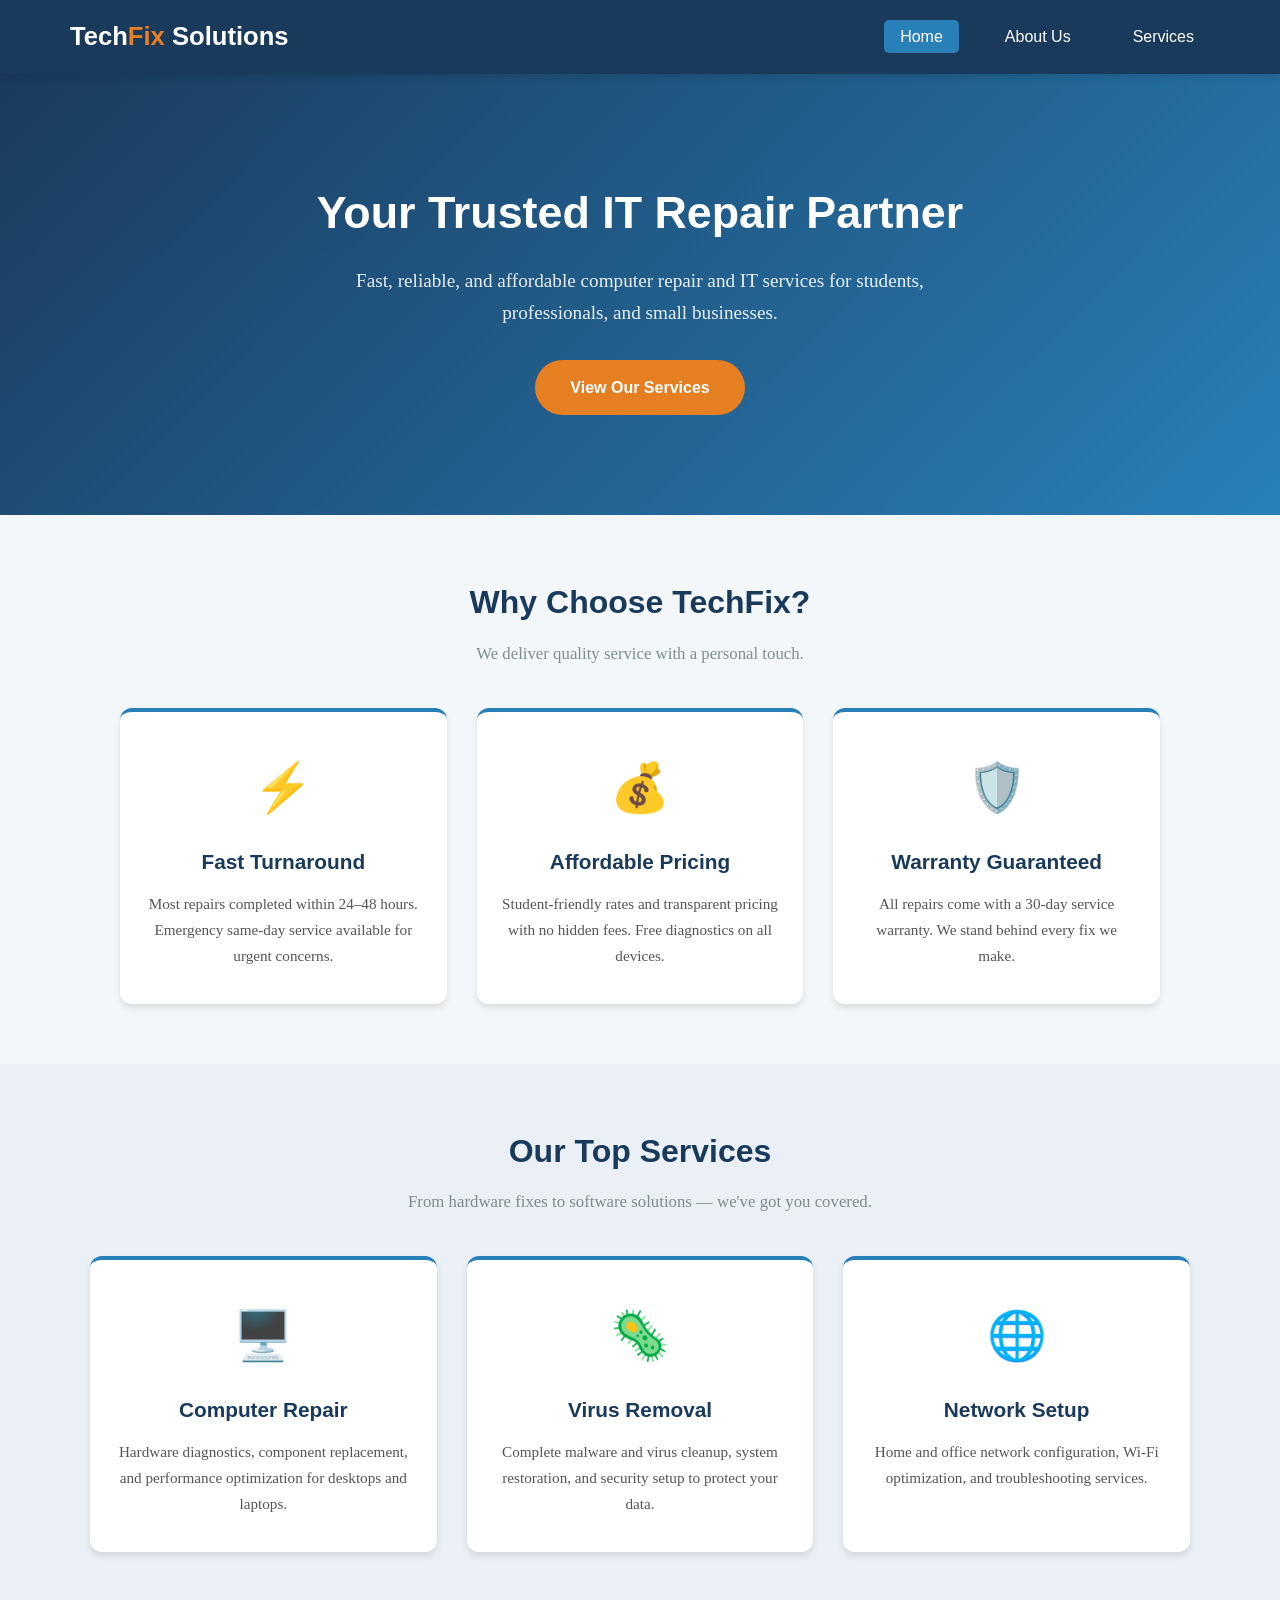
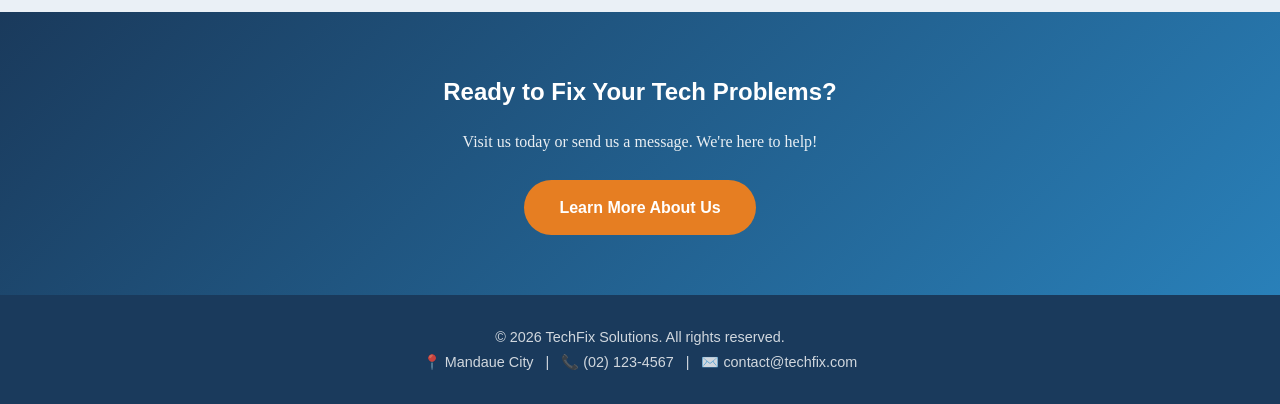
<file: Index.html>
<!DOCTYPE html>
<html lang="en">
<head>
    <meta charset="UTF-8">
    <meta name="viewport" content="width=device-width, initial-scale=1.0">
    <title>TechFix Solutions - Home</title>
    <link rel="stylesheet" href="style.css">
</head>
<body>

    <header>
        <nav>
            <div class="logo">
                <a href="index.html">Tech<span>Fix</span> Solutions</a>
            </div>
            <ul>
                <li><a href="index.html" class="active">Home</a></li>
                <li><a href="about.html">About Us</a></li>
                <li><a href="services.html">Services</a></li>
            </ul>
        </nav>
    </header>

    <section class="hero">
        <h1>Your Trusted IT Repair Partner</h1>
        <p>Fast, reliable, and affordable computer repair and IT services for students, professionals, and small businesses.</p>
        <a href="services.html" class="btn">View Our Services</a>
    </section>

    <section class="section">
        <h2>Why Choose TechFix?</h2>
        <p class="section-subtitle">We deliver quality service with a personal touch.</p>

        <div class="cards-grid">
            <div class="card">
                <div class="card-icon">⚡</div>
                <h3>Fast Turnaround</h3>
                <p>Most repairs completed within 24–48 hours. Emergency same-day service available for urgent concerns.</p>
            </div>
            <div class="card">
                <div class="card-icon">💰</div>
                <h3>Affordable Pricing</h3>
                <p>Student-friendly rates and transparent pricing with no hidden fees. Free diagnostics on all devices.</p>
            </div>
            <div class="card">
                <div class="card-icon">🛡️</div>
                <h3>Warranty Guaranteed</h3>
                <p>All repairs come with a 30-day service warranty. We stand behind every fix we make.</p>
            </div>
        </div>
    </section>

    <section class="section" style="background-color: #eaf0f6; max-width: 100%; padding: 60px 30px;">
        <div style="max-width: 1100px; margin: 0 auto;">
            <h2>Our Top Services</h2>
            <p class="section-subtitle">From hardware fixes to software solutions — we've got you covered.</p>

            <div class="cards-grid">
                <div class="card">
                    <div class="card-icon">🖥️</div>
                    <h3>Computer Repair</h3>
                    <p>Hardware diagnostics, component replacement, and performance optimization for desktops and laptops.</p>
                </div>
                <div class="card">
                    <div class="card-icon">🦠</div>
                    <h3>Virus Removal</h3>
                    <p>Complete malware and virus cleanup, system restoration, and security setup to protect your data.</p>
                </div>
                <div class="card">
                    <div class="card-icon">🌐</div>
                    <h3>Network Setup</h3>
                    <p>Home and office network configuration, Wi-Fi optimization, and troubleshooting services.</p>
                </div>
            </div>
        </div>
    </section>

    <section class="cta-section">
        <h2>Ready to Fix Your Tech Problems?</h2>
        <p>Visit us today or send us a message. We're here to help!</p>
        <a href="about.html" class="btn">Learn More About Us</a>
    </section>

    <footer>
        <p>&copy; 2026 TechFix Solutions. All rights reserved.</p>
        <p>📍 Mandaue City &nbsp; | &nbsp; 📞 (02) 123-4567 &nbsp; | &nbsp; ✉️ contact@techfix.com</p>
    </footer>

</body>
</html>
</file>
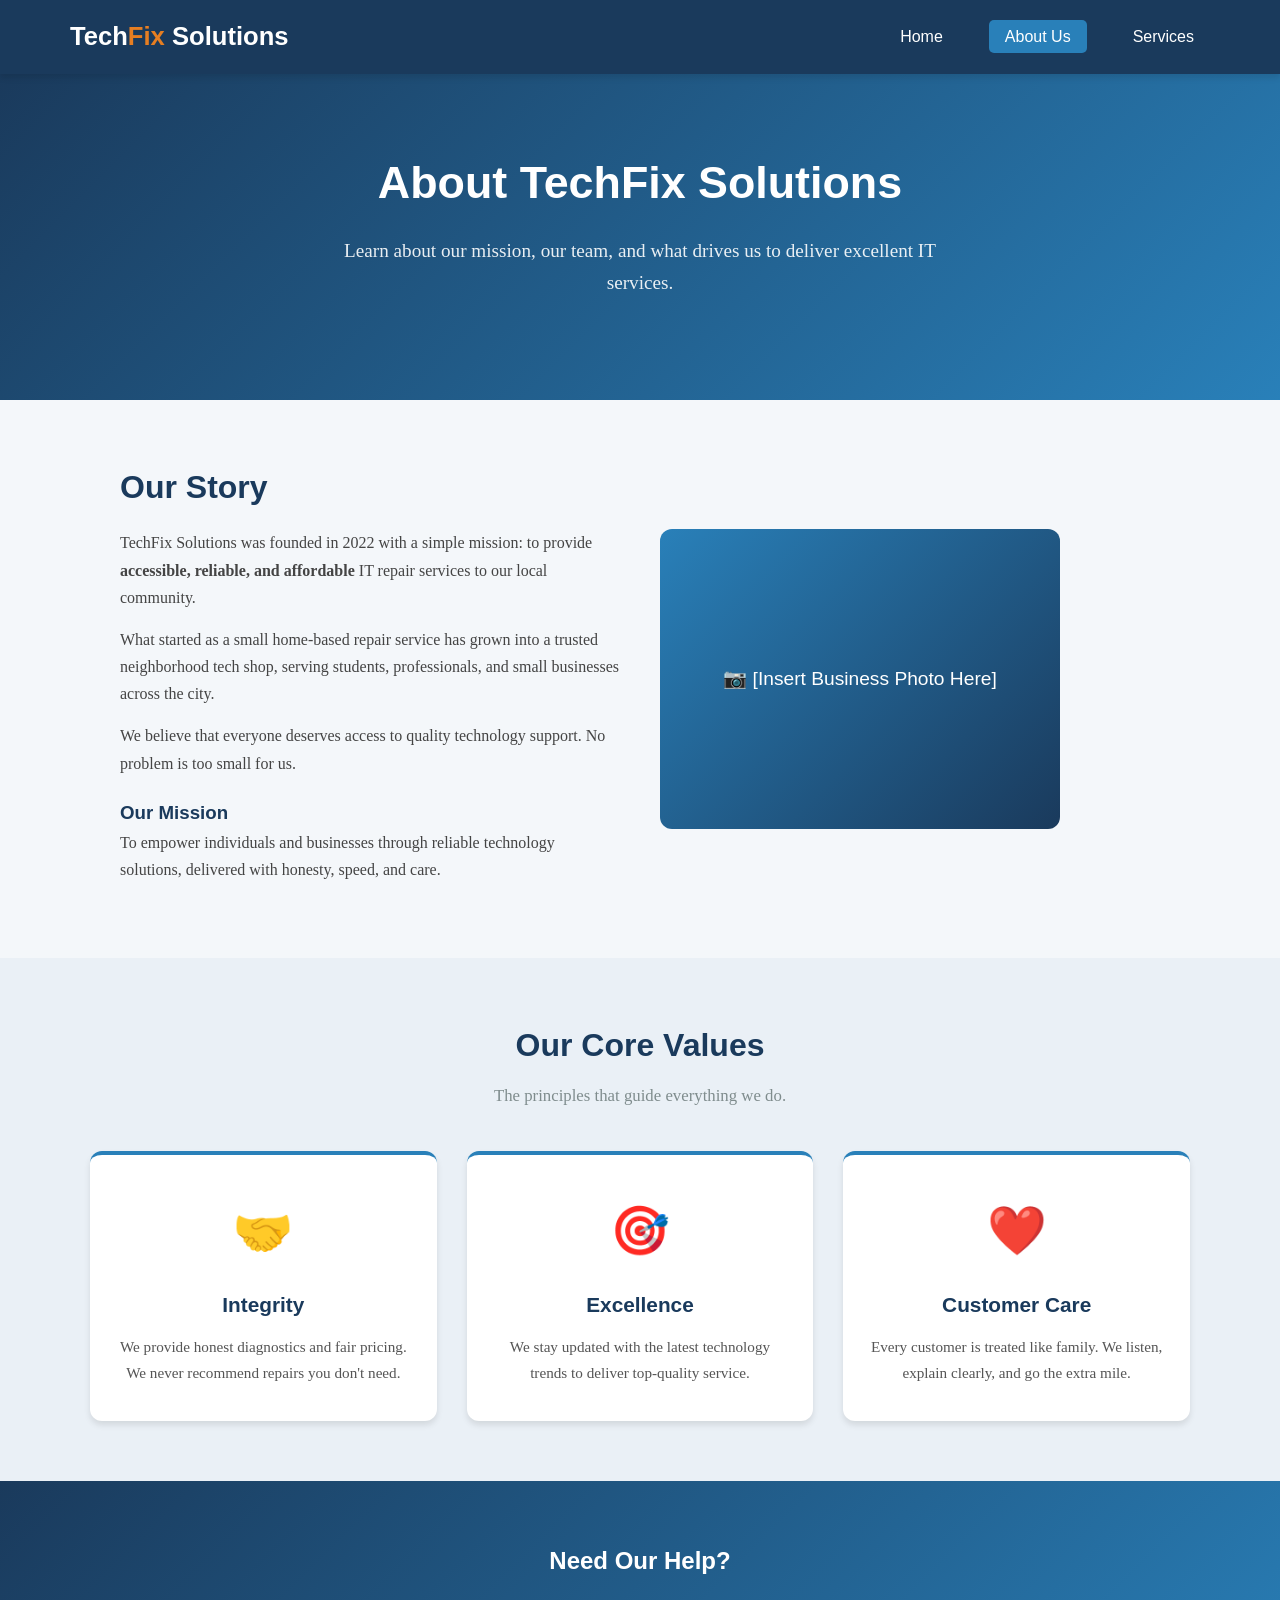
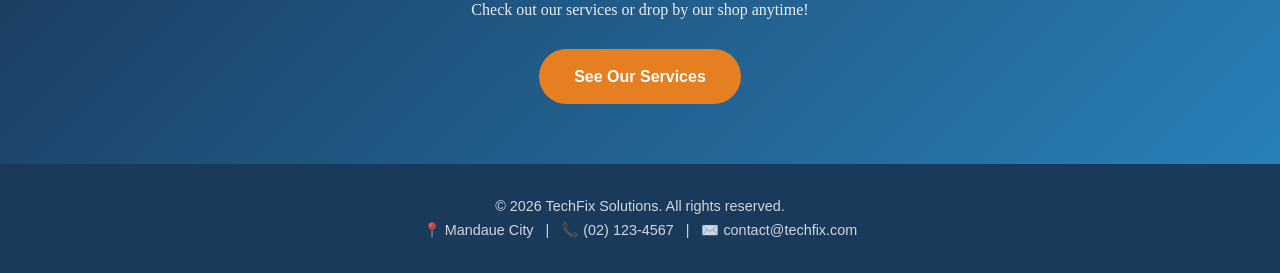
<file: About.html>
<!DOCTYPE html>
<html lang="en">
<head>
    <meta charset="UTF-8">
    <meta name="viewport" content="width=device-width, initial-scale=1.0">
    <title>TechFix Solutions - About Us</title>
    <link rel="stylesheet" href="style.css">
</head>
<body>

    <header>
        <nav>
            <div class="logo">
                <a href="index.html">Tech<span>Fix</span> Solutions</a>
            </div>
            <ul>
                <li><a href="index.html">Home</a></li>
                <li><a href="about.html" class="active">About Us</a></li>
                <li><a href="services.html">Services</a></li>
            </ul>
        </nav>
    </header>

    <section class="hero" style="padding: 70px 30px;">
        <h1>About TechFix Solutions</h1>
        <p>Learn about our mission, our team, and what drives us to deliver excellent IT services.</p>
    </section>

    <section class="section">
        <div class="about-content">
            <div class="about-text">
                <h2>Our Story</h2>
                <p>TechFix Solutions was founded in 2022 with a simple mission: to provide <strong>accessible, reliable, and affordable</strong> IT repair services to our local community.</p>
                <p>What started as a small home-based repair service has grown into a trusted neighborhood tech shop, serving students, professionals, and small businesses across the city.</p>
                <p>We believe that everyone deserves access to quality technology support. No problem is too small for us.</p>
                <h3 style="margin-top: 20px;">Our Mission</h3>
                <p>To empower individuals and businesses through reliable technology solutions, delivered with honesty, speed, and care.</p>
            </div>
            <div class="about-image">
                <div class="placeholder-img">📷 [Insert Business Photo Here]</div>
            </div>
        </div>
    </section>

    <section class="section" style="background-color: #eaf0f6; max-width: 100%; padding: 60px 30px;">
        <div style="max-width: 1100px; margin: 0 auto;">
            <h2>Our Core Values</h2>
            <p class="section-subtitle">The principles that guide everything we do.</p>
            <div class="cards-grid">
                <div class="card">
                    <div class="card-icon">🤝</div>
                    <h3>Integrity</h3>
                    <p>We provide honest diagnostics and fair pricing. We never recommend repairs you don't need.</p>
                </div>
                <div class="card">
                    <div class="card-icon">🎯</div>
                    <h3>Excellence</h3>
                    <p>We stay updated with the latest technology trends to deliver top-quality service.</p>
                </div>
                <div class="card">
                    <div class="card-icon">❤️</div>
                    <h3>Customer Care</h3>
                    <p>Every customer is treated like family. We listen, explain clearly, and go the extra mile.</p>
                </div>
            </div>
        </div>
    </section>

    <section class="cta-section">
        <h2>Need Our Help?</h2>
        <p>Check out our services or drop by our shop anytime!</p>
        <a href="services.html" class="btn">See Our Services</a>
    </section>

    <footer>
        <p>&copy; 2026 TechFix Solutions. All rights reserved.</p>
        <p>📍 Mandaue City &nbsp; | &nbsp; 📞 (02) 123-4567 &nbsp; | &nbsp; ✉️ contact@techfix.com</p>
    </footer>

</body>
</html>
</file>
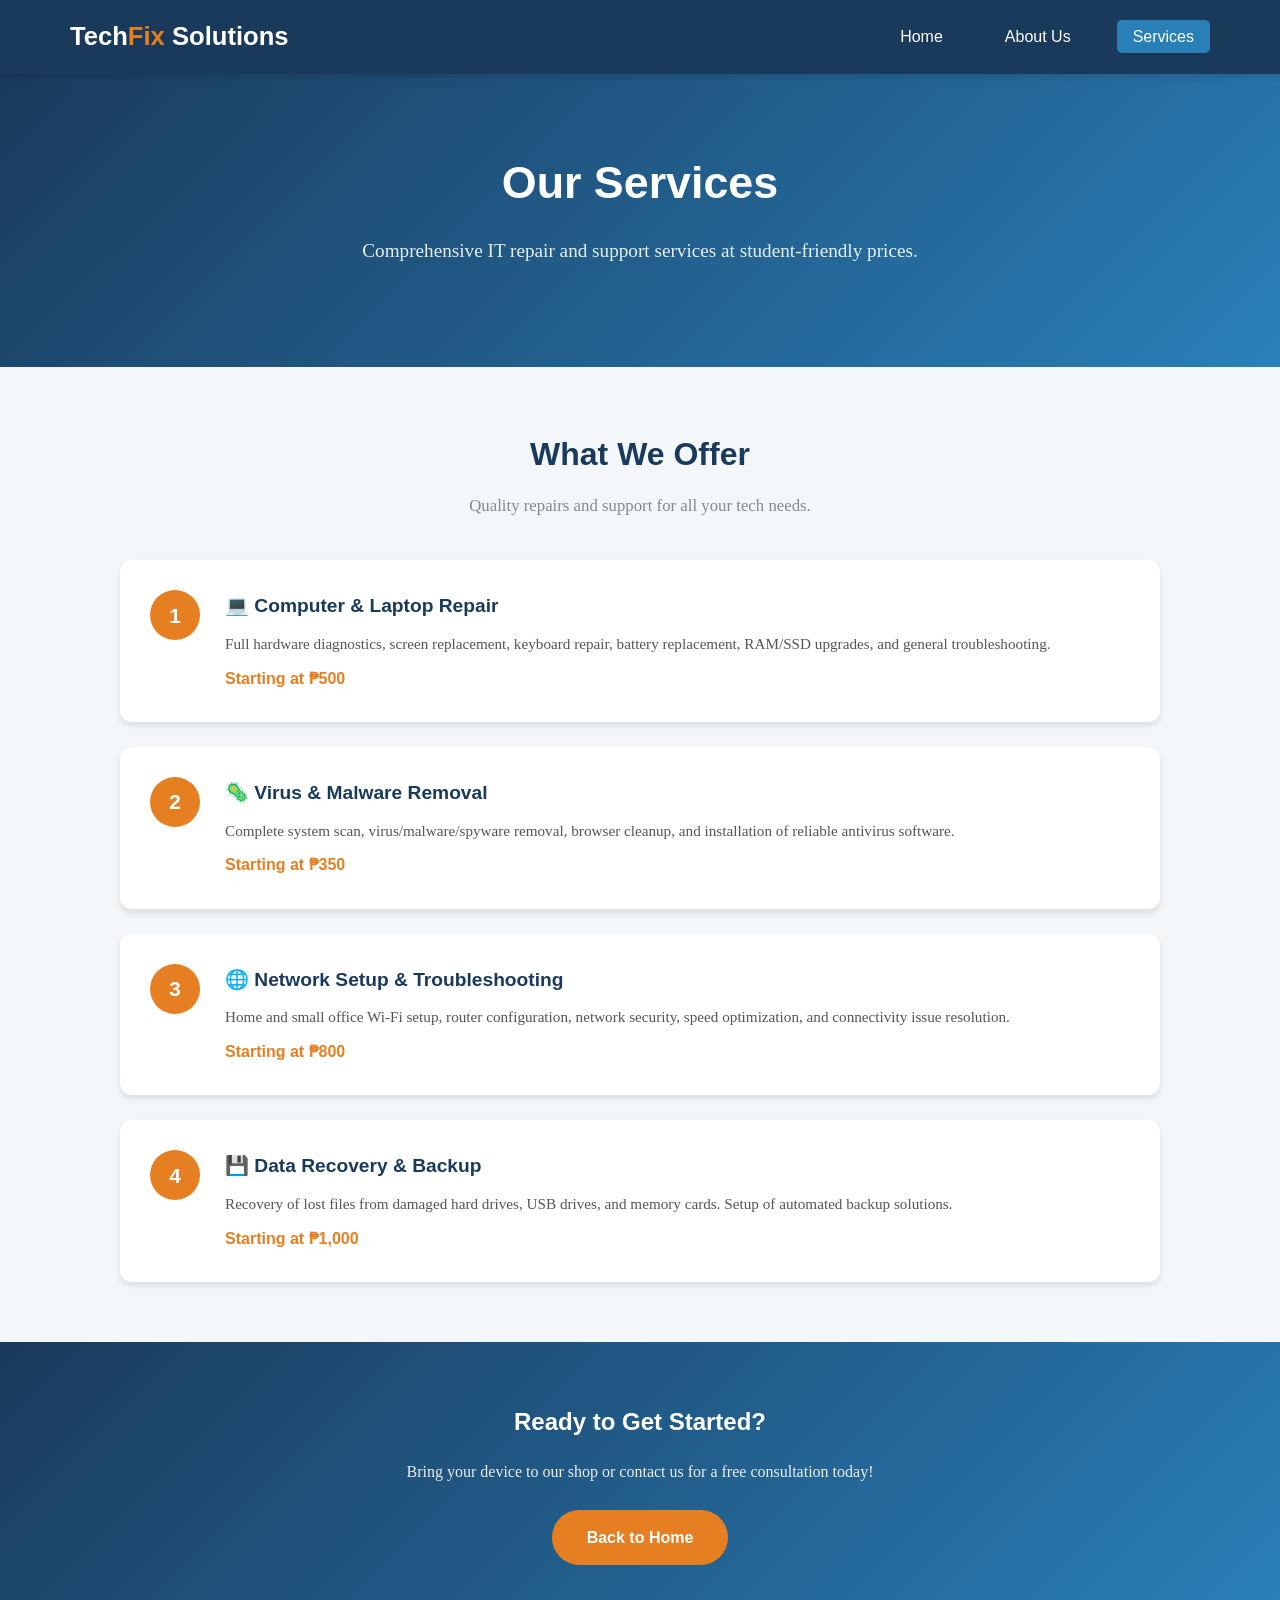
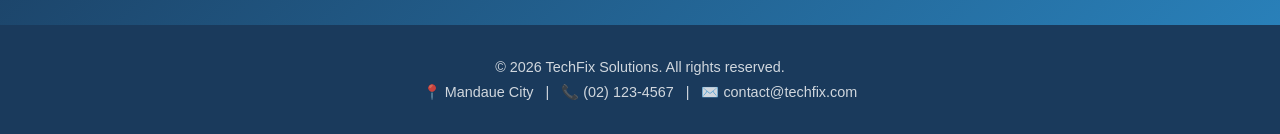
<file: services.html>
<!DOCTYPE html>
<html lang="en">
<head>
    <meta charset="UTF-8">
    <meta name="viewport" content="width=device-width, initial-scale=1.0">
    <title>TechFix Solutions - Services</title>
    <link rel="stylesheet" href="style.css">
</head>
<body>

    <header>
        <nav>
            <div class="logo">
                <a href="index.html">Tech<span>Fix</span> Solutions</a>
            </div>
            <ul>
                <li><a href="index.html">Home</a></li>
                <li><a href="about.html">About Us</a></li>
                <li><a href="services.html" class="active">Services</a></li>
            </ul>
        </nav>
    </header>

    <section class="hero" style="padding: 70px 30px;">
        <h1>Our Services</h1>
        <p>Comprehensive IT repair and support services at student-friendly prices.</p>
    </section>

    <section class="section">
        <h2>What We Offer</h2>
        <p class="section-subtitle">Quality repairs and support for all your tech needs.</p>

        <div class="service-list">
            <div class="service-item">
                <div class="service-number">1</div>
                <div class="service-details">
                    <h3>💻 Computer & Laptop Repair</h3>
                    <p>Full hardware diagnostics, screen replacement, keyboard repair, battery replacement, RAM/SSD upgrades, and general troubleshooting.</p>
                    <span class="service-price">Starting at ₱500</span>
                </div>
            </div>
            <div class="service-item">
                <div class="service-number">2</div>
                <div class="service-details">
                    <h3>🦠 Virus & Malware Removal</h3>
                    <p>Complete system scan, virus/malware/spyware removal, browser cleanup, and installation of reliable antivirus software.</p>
                    <span class="service-price">Starting at ₱350</span>
                </div>
            </div>
            <div class="service-item">
                <div class="service-number">3</div>
                <div class="service-details">
                    <h3>🌐 Network Setup & Troubleshooting</h3>
                    <p>Home and small office Wi-Fi setup, router configuration, network security, speed optimization, and connectivity issue resolution.</p>
                    <span class="service-price">Starting at ₱800</span>
                </div>
            </div>
            <div class="service-item">
                <div class="service-number">4</div>
                <div class="service-details">
                    <h3>💾 Data Recovery & Backup</h3>
                    <p>Recovery of lost files from damaged hard drives, USB drives, and memory cards. Setup of automated backup solutions.</p>
                    <span class="service-price">Starting at ₱1,000</span>
                </div>
            </div>
        </div>
    </section>

    <section class="cta-section">
        <h2>Ready to Get Started?</h2>
        <p>Bring your device to our shop or contact us for a free consultation today!</p>
        <a href="index.html" class="btn">Back to Home</a>
    </section>

    <footer>
        <p>&copy; 2026 TechFix Solutions. All rights reserved.</p>
        <p>📍 Mandaue City &nbsp; | &nbsp; 📞 (02) 123-4567 &nbsp; | &nbsp; ✉️ contact@techfix.com</p>
    </footer>

</body>
</html>
</file>
<file: style.css>
:root {
    --primary-color: #1a3a5c;
    --secondary-color: #2980b9;
    --accent-color: #e67e22;
    --light-bg: #f4f7fa;
    --text-dark: #2c3e50;
    --text-light: #ffffff;
    --font-heading: 'Segoe UI', Tahoma, Geneva, Verdana, sans-serif;
    --font-body: 'Georgia', serif;
    --shadow: 0 4px 6px rgba(0, 0, 0, 0.1);
    --transition: all 0.3s ease;
}

* { margin: 0; padding: 0; box-sizing: border-box; }
body { font-family: var(--font-body); color: var(--text-dark); background-color: var(--light-bg); line-height: 1.7; }
h1, h2, h3, h4 { font-family: var(--font-heading); color: var(--primary-color); }
a { text-decoration: none; color: inherit; }
img { max-width: 100%; height: auto; }

header { background-color: var(--primary-color); padding: 0; position: sticky; top: 0; z-index: 1000; box-shadow: var(--shadow); }
nav { max-width: 1200px; margin: 0 auto; display: flex; justify-content: space-between; align-items: center; padding: 15px 30px; }
.logo { font-family: var(--font-heading); font-size: 1.6rem; font-weight: bold; color: var(--text-light); }
.logo span { color: var(--accent-color); }
.logo a { text-decoration: none; color: var(--text-light); transition: var(--transition); }
.logo a:hover { opacity: 0.8; }
nav ul { list-style: none; display: flex; gap: 30px; }
nav ul li a { color: var(--text-light); font-family: var(--font-heading); font-size: 1rem; padding: 8px 16px; border-radius: 5px; transition: var(--transition); }
nav ul li a:hover, nav ul li a.active { background-color: var(--secondary-color); color: var(--text-light); }

.hero { background: linear-gradient(135deg, var(--primary-color), var(--secondary-color)); color: var(--text-light); text-align: center; padding: 100px 30px; }
.hero h1 { font-size: 2.8rem; color: var(--text-light); margin-bottom: 15px; }
.hero p { font-size: 1.2rem; max-width: 600px; margin: 0 auto 30px; opacity: 0.9; }
.btn { display: inline-block; background-color: var(--accent-color); color: var(--text-light); padding: 14px 35px; border-radius: 30px; font-family: var(--font-heading); font-size: 1rem; font-weight: bold; transition: var(--transition); border: none; cursor: pointer; }
.btn:hover { background-color: #d35400; transform: translateY(-2px); box-shadow: 0 6px 12px rgba(0, 0, 0, 0.2); }

.section { max-width: 1100px; margin: 0 auto; padding: 60px 30px; }
.section h2 { text-align: center; font-size: 2rem; margin-bottom: 10px; }
.section-subtitle { text-align: center; color: #7f8c8d; margin-bottom: 40px; font-size: 1.05rem; }

.cards-grid { display: grid; grid-template-columns: repeat(auto-fit, minmax(280px, 1fr)); gap: 30px; margin-top: 30px; }
.card { background: var(--text-light); border-radius: 12px; padding: 35px 25px; text-align: center; box-shadow: var(--shadow); transition: var(--transition); border-top: 4px solid var(--secondary-color); }
.card:hover { transform: translateY(-8px); box-shadow: 0 10px 25px rgba(0, 0, 0, 0.15); }
.card-icon { font-size: 3rem; margin-bottom: 15px; }
.card h3 { margin-bottom: 12px; font-size: 1.3rem; }
.card p { color: #555; font-size: 0.95rem; }

.about-content { display: flex; gap: 40px; align-items: center; flex-wrap: wrap; }
.about-text { flex: 1; min-width: 300px; }
.about-text h2 { text-align: left; margin-bottom: 15px; }
.about-text p { margin-bottom: 15px; color: #444; }
.about-image { flex: 1; min-width: 300px; text-align: center; }
.about-image .placeholder-img { width: 100%; max-width: 400px; height: 300px; background: linear-gradient(135deg, var(--secondary-color), var(--primary-color)); border-radius: 12px; display: flex; align-items: center; justify-content: center; color: white; font-size: 1.2rem; font-family: var(--font-heading); }

.service-list { display: flex; flex-direction: column; gap: 25px; }
.service-item { display: flex; gap: 25px; background: var(--text-light); padding: 30px; border-radius: 12px; box-shadow: var(--shadow); align-items: flex-start; transition: var(--transition); }
.service-item:hover { box-shadow: 0 8px 20px rgba(0, 0, 0, 0.12); }
.service-number { background: var(--accent-color); color: white; width: 50px; height: 50px; border-radius: 50%; display: flex; align-items: center; justify-content: center; font-family: var(--font-heading); font-size: 1.3rem; font-weight: bold; flex-shrink: 0; }
.service-details h3 { margin-bottom: 8px; font-size: 1.2rem; }
.service-details p { color: #555; font-size: 0.95rem; margin-bottom: 8px; }
.service-price { color: var(--accent-color); font-weight: bold; font-family: var(--font-heading); }

.cta-section { background: linear-gradient(135deg, var(--primary-color), var(--secondary-color)); color: var(--text-light); text-align: center; padding: 60px 30px; }
.cta-section h2 { color: var(--text-light); margin-bottom: 15px; }
.cta-section p { margin-bottom: 25px; opacity: 0.9; }

footer { background-color: var(--primary-color); color: var(--text-light); text-align: center; padding: 30px; font-family: var(--font-heading); font-size: 0.9rem; }
footer p { opacity: 0.8; }

@media (max-width: 992px) {
    .hero h1 {
        font-size: 2.4rem;
    }
    .section {
        padding: 50px 20px;
    }
}
@media (max-width: 768px) {
    
    /* 1. Fix Navigation for small screens */
    nav {
        flex-direction: column;
        gap: 15px;
        padding: 15px;
    }
    nav ul {
        gap: 10px;
        flex-wrap: wrap;
        justify-content: center;
    }
    nav ul li a {
        font-size: 0.9rem;
        padding: 6px 12px;
    }
    .hero {
        padding: 60px 20px;
    }
    .hero h1 {
        font-size: 2rem;
    }
    .hero p {
        font-size: 1rem;
    }
    .section h2 {
        font-size: 1.6rem;
    }

    /* 3. Reduce side padding so content isn't squished */
    .section {
        padding: 40px 20px;
    }

    /* 4. Stack the "About Us" text and image vertically */
    .about-content {
        flex-direction: column;
        text-align: center;
    }
    .about-text h2 {
        text-align: center;
    }

    .service-item {
        flex-direction: column;
        align-items: center;
        text-align: center;
    }
    .service-number {
        margin-bottom: 10px;
    }
}

@media (max-width: 480px) {
    .hero h1 {
        font-size: 1.6rem;
    }
    .cards-grid {
        grid-template-columns: 1fr; /* Force 1 column on tiny screens */
    }
    .team-grid {
        grid-template-columns: 1fr;
    }
}
</file>
